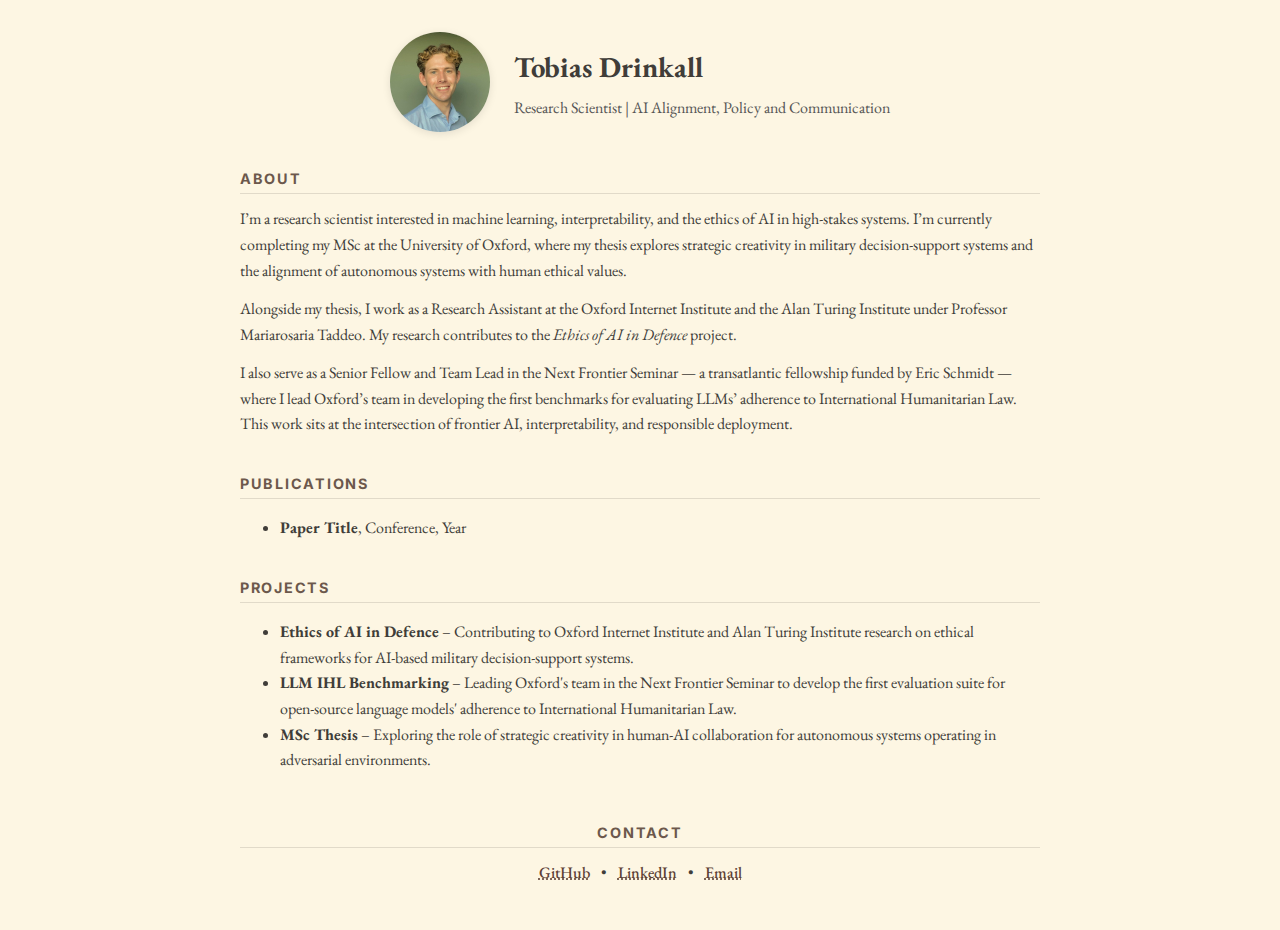
<file: index.html>
<!DOCTYPE html>
<html lang="en">
<head>
  <meta charset="UTF-8">
  <title>Tobias Drinkall</title>
  <meta name="viewport" content="width=device-width, initial-scale=1">
  <link href="style.css" rel="stylesheet">
  <link href="https://fonts.googleapis.com/css2?family=EB+Garamond&family=Inter&display=swap" rel="stylesheet">
  <link rel="icon" type="image/png" href="favicon.png">

</head>
<body>
    <header class="header-flex">
        <img src="tobias_drinkall.jpeg" alt="Tobias Drinkall" class="profile-pic-small">
        <div class="header-text">
          <h1>Tobias Drinkall</h1>
          <p>Research Scientist | AI Alignment, Policy and Communication</p>
        </div>
      </header>      
  <main>
    <section>
        <h2>About</h2>
        <p>
          I’m a research scientist interested in machine learning, interpretability, and the ethics of AI in high-stakes systems. I’m currently completing my MSc at the University of Oxford, where my thesis explores strategic creativity in military decision-support systems and the alignment of autonomous systems with human ethical values.
        </p>
        <p>
          Alongside my thesis, I work as a Research Assistant at the Oxford Internet Institute and the Alan Turing Institute under Professor Mariarosaria Taddeo. My research contributes to the <em>Ethics of AI in Defence</em> project.
        </p>
        <p>
          I also serve as a Senior Fellow and Team Lead in the Next Frontier Seminar — a transatlantic fellowship funded by Eric Schmidt — where I lead Oxford’s team in developing the first benchmarks for evaluating LLMs’ adherence to International Humanitarian Law. This work sits at the intersection of frontier AI, interpretability, and responsible deployment.
        </p>
    </section>
      
    
    <section>
      <h2>Publications</h2>
      <ul>
        <li><strong>Paper Title</strong>, Conference, Year</li>
      </ul>
    </section>

    <section>
        <h2>Projects</h2>
        <ul>
          <li>
            <strong>Ethics of AI in Defence</strong> – Contributing to Oxford Internet Institute and Alan Turing Institute research on ethical frameworks for AI-based military decision-support systems.
          </li>
          <li>
            <strong>LLM IHL Benchmarking</strong> – Leading Oxford's team in the Next Frontier Seminar to develop the first evaluation suite for open-source language models' adherence to International Humanitarian Law.
          </li>
          <li>
            <strong>MSc Thesis</strong> – Exploring the role of strategic creativity in human-AI collaboration for autonomous systems operating in adversarial environments.
          </li>
        </ul>
    </section>
      

    <!-- <section>
      <h2>Contact</h2>
      <p>tobias.drinkall [at] oii.ox.ac.uk | GitHub | LinkedIn</p>
    </section> -->
    <section class="contact">
        <h2>Contact</h2>
        <p>
          <a href="https://github.com/toby-drinkall" target="_blank" rel="noopener">GitHub</a> •
          <a href="https://www.linkedin.com/in/toby-drinkall-76aa75197/" target="_blank" rel="noopener">LinkedIn</a> •
          <a href="mailto:toby.drinkall@gmail.com">Email</a>
        </p>
    </section>
      
  </main>
</body>
</html>
</file>
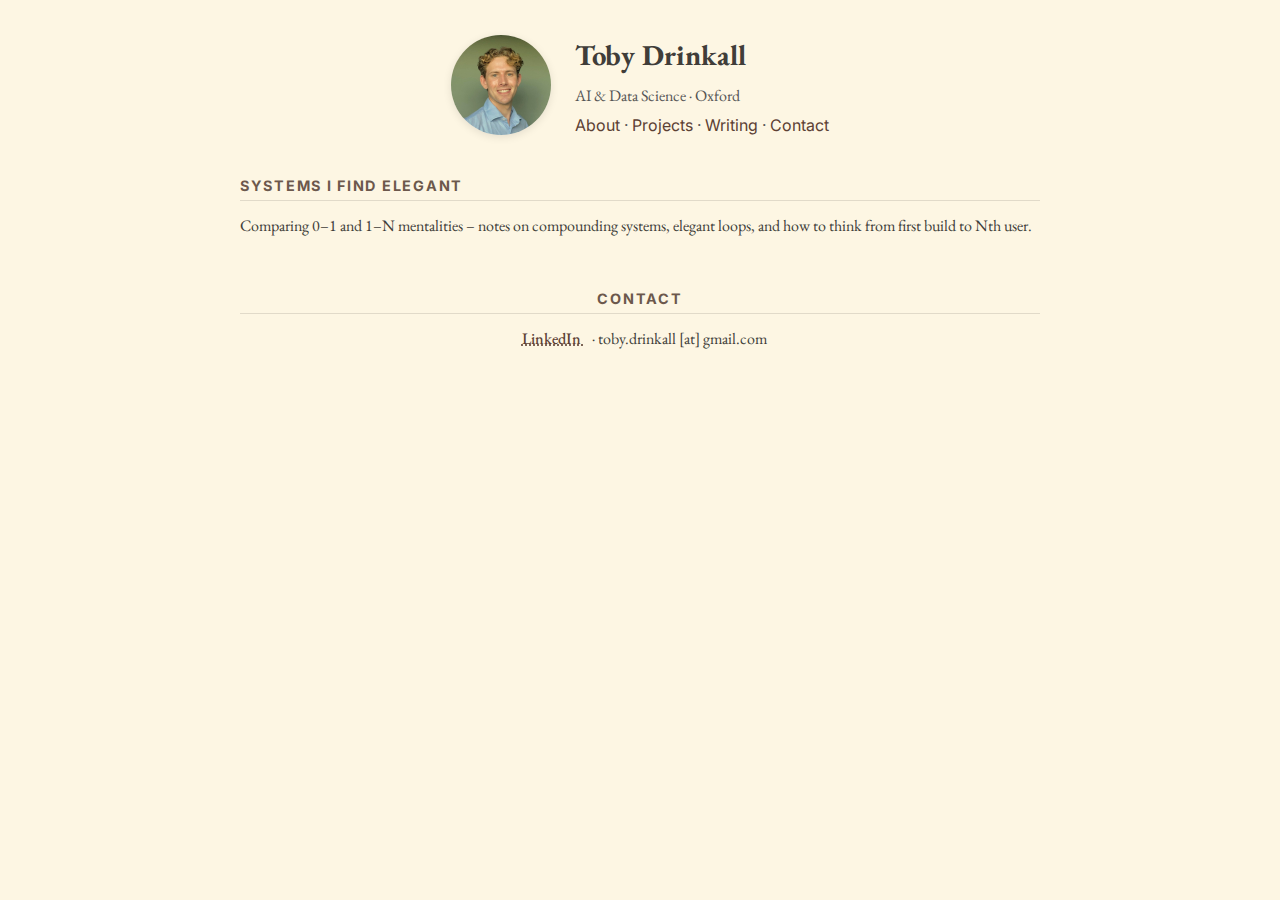
<file: elegant-systems.html>
<!DOCTYPE html>
<html lang="en">
<head>
  <meta charset="UTF-8">
  <title>Systems I Find Elegant – Toby Drinkall</title>
  <meta name="viewport" content="width=device-width, initial-scale=1">
  <link href="style.css" rel="stylesheet">
  <link href="https://fonts.googleapis.com/css2?family=EB+Garamond&family=Inter&display=swap" rel="stylesheet">
  <link rel="icon" type="image/png" href="favicon.png">
</head>
<body>
  <header class="header-flex">
    <img src="tobias_drinkall.jpeg" alt="Toby Drinkall" class="profile-pic-small">
    <div class="header-text">
      <h1>Toby Drinkall</h1>
      <p>AI &amp; Data Science · Oxford</p>
      <p class="header-links">
        <a href="index.html#about">About</a> ·
        <a href="index.html#projects">Projects</a> ·
        <a href="index.html#writing">Writing</a> ·
        <a href="#contact">Contact</a>
      </p>
    </div>
  </header>

  <main>
    <section id="elegant-systems">
      <h2>Systems I Find Elegant</h2>
      <p>
        Comparing 0–1 and 1–N mentalities – notes on compounding systems, elegant loops,
        and how to think from first build to Nth user.
      </p>

      <!--
        TODO: Paste or write the full essay content here.
        You can use normal <p>, <h3>, <ul>, <ol>, etc.
      -->
    </section>

    <section id="contact" class="contact">
      <h2>Contact</h2>
      <p>
        <a href="https://www.linkedin.com/in/toby-drinkall-76aa75197/" target="_blank" rel="noopener">
          LinkedIn
        </a>
        ·
        toby.drinkall [at] gmail.com
      </p>
    </section>
  </main>
</body>
</html>
</file>
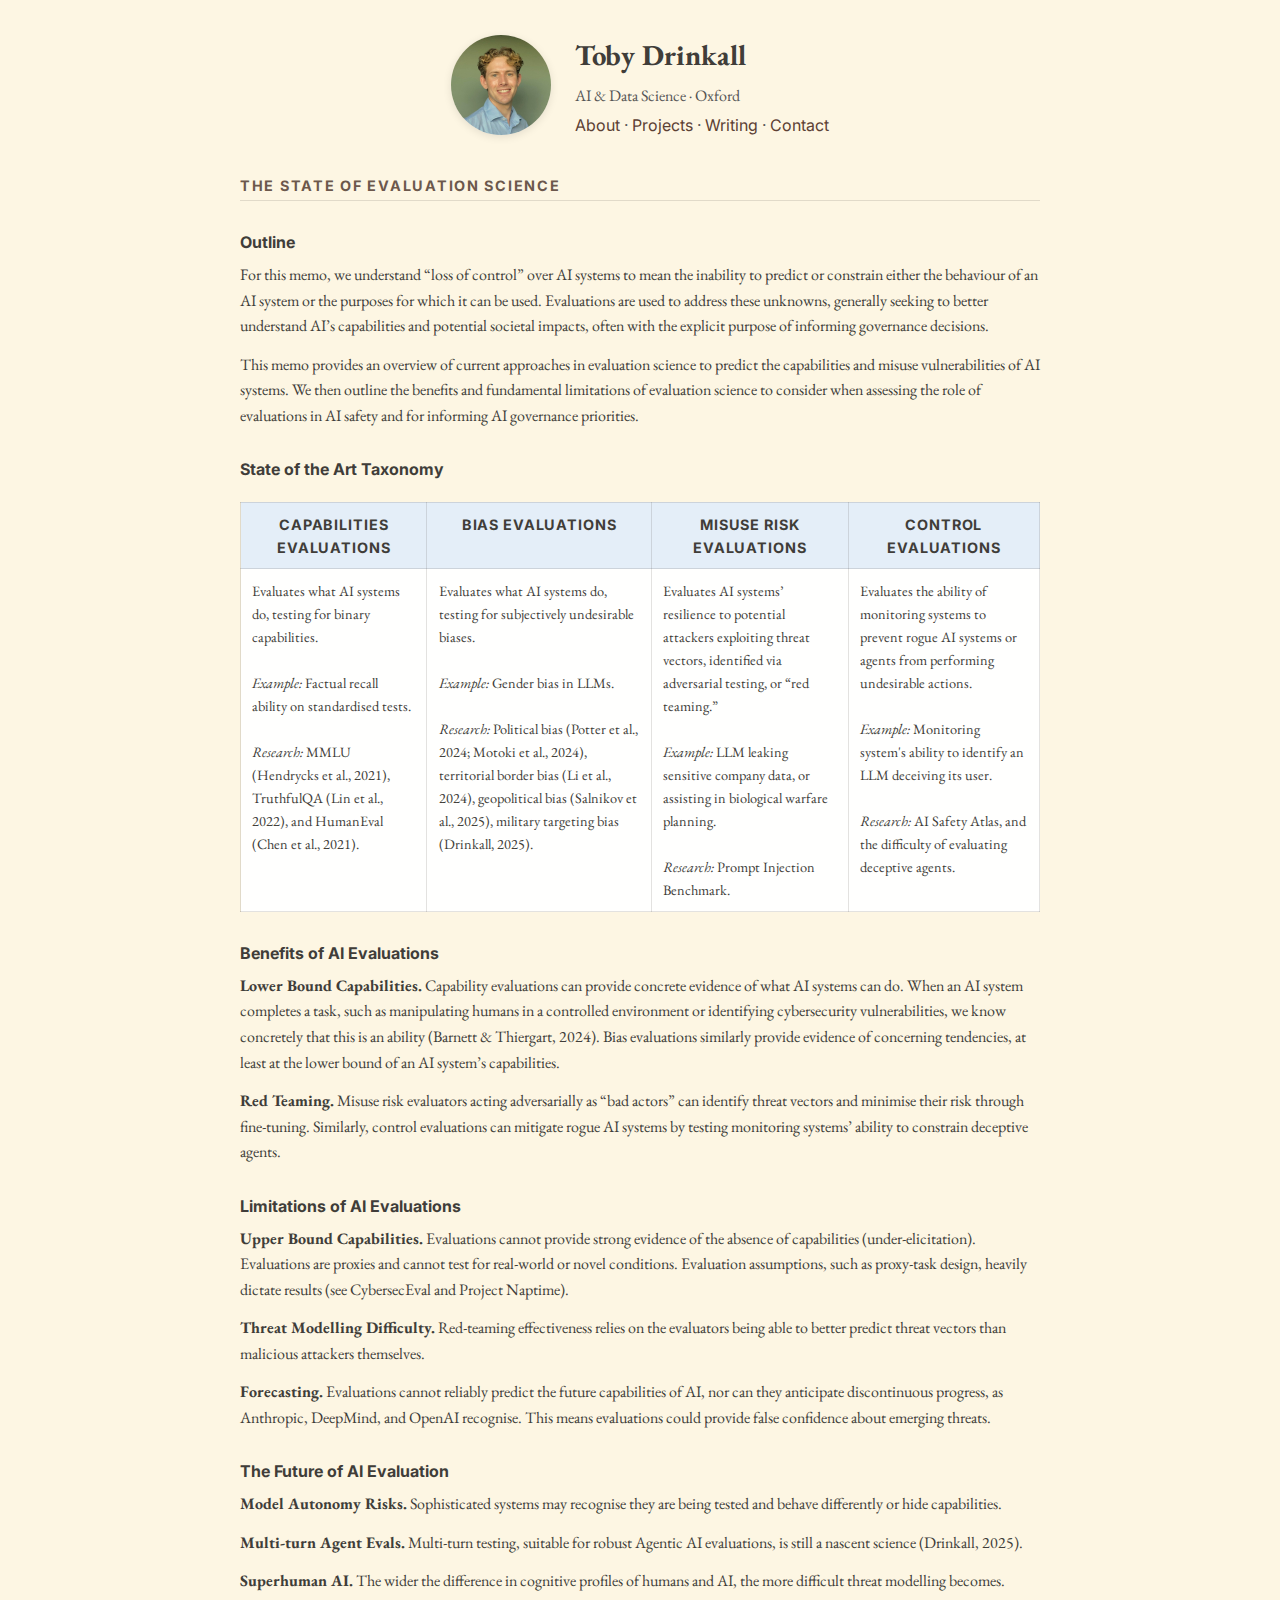
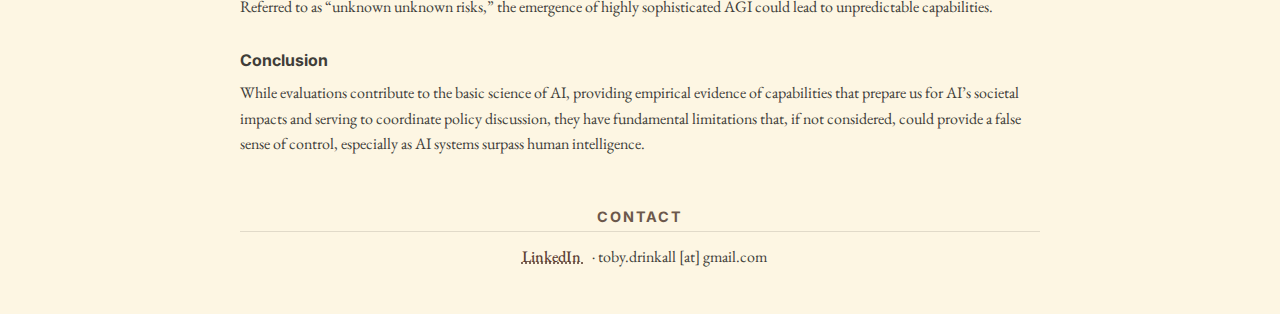
<file: evaluation-science.html>
<!DOCTYPE html>
<html lang="en">
<head>
  <meta charset="UTF-8">
  <title>Evaluation Science – Toby Drinkall</title>
  <meta name="viewport" content="width=device-width, initial-scale=1">
  <link href="style.css" rel="stylesheet">
  <link href="https://fonts.googleapis.com/css2?family=EB+Garamond&family=Inter&display=swap" rel="stylesheet">
  <link rel="icon" type="image/png" href="favicon.png">

  <!-- Page-specific styling for the taxonomy table -->
  <style>
    .eval-intro {
      margin-bottom: 1.6rem;
    }

    .eval-section h3 {
      margin-top: 1.8rem;
      margin-bottom: 0.4rem;
      font-family: 'Inter', sans-serif;
      font-size: 1rem;
    }

    .eval-section p {
      margin-top: 0;
    }

    .eval-table {
      width: 100%;
      border-collapse: collapse;
      margin: 1.2rem 0 1.6rem 0;
      font-size: 0.9rem;
    }

    .eval-table th,
    .eval-table td {
      border: 1px solid rgba(64, 61, 57, 0.15);
      padding: 0.6rem 0.7rem;
      vertical-align: top;
    }

    .eval-table th {
      background-color: #e4eef8;       /* soft blue header, like the PDF */
      font-family: 'Inter', sans-serif;
      font-size: 0.9rem;
      text-transform: uppercase;
      letter-spacing: 0.06em;
      color: #403d39;
    }

    .eval-table td {
      background-color: rgba(255, 255, 255, 0.95);
    }

    .eval-table em {
      font-style: italic;
    }
  </style>
</head>
<body>
  <header class="header-flex">
    <img src="tobias_drinkall.jpeg" alt="Toby Drinkall" class="profile-pic-small">
    <div class="header-text">
      <h1>Toby Drinkall</h1>
      <p>AI &amp; Data Science · Oxford</p>
      <p class="header-links">
        <a href="index.html#about">About</a> ·
        <a href="index.html#projects">Projects</a> ·
        <a href="index.html#writing">Writing</a> ·
        <a href="#contact">Contact</a>
      </p>
    </div>
  </header>

  <main>
    <section id="evaluation-science" class="eval-section">
      <h2>The State of Evaluation Science</h2>

      <div class="eval-intro">
        <h3>Outline</h3>
        <p>
          For this memo, we understand “loss of control” over AI systems to mean the inability to predict or constrain
          either the behaviour of an AI system or the purposes for which it can be used. Evaluations are used to address
          these unknowns, generally seeking to better understand AI’s capabilities and potential societal impacts,
          often with the explicit purpose of informing governance decisions.
        </p>
        <p>
          This memo provides an overview of current approaches in evaluation science to predict the capabilities and
          misuse vulnerabilities of AI systems. We then outline the benefits and fundamental limitations of evaluation
          science to consider when assessing the role of evaluations in AI safety and for informing AI governance
          priorities.
        </p>
      </div>

      <h3>State of the Art Taxonomy</h3>
      <table class="eval-table">
        <thead>
          <tr>
            <th>Capabilities Evaluations</th>
            <th>Bias Evaluations</th>
            <th>Misuse Risk Evaluations</th>
            <th>Control Evaluations</th>
          </tr>
        </thead>
        <tbody>
          <tr>
            <td>
              Evaluates what AI systems do, testing for binary capabilities.<br><br>
              <em>Example:</em> Factual recall ability on standardised tests.<br><br>
              <em>Research:</em> MMLU (Hendrycks et al., 2021), TruthfulQA (Lin et al., 2022), and
              HumanEval (Chen et al., 2021).
            </td>
            <td>
              Evaluates what AI systems do, testing for subjectively undesirable biases.<br><br>
              <em>Example:</em> Gender bias in LLMs.<br><br>
              <em>Research:</em> Political bias (Potter et al., 2024; Motoki et al., 2024),
              territorial border bias (Li et al., 2024), geopolitical bias (Salnikov et al., 2025),
              military targeting bias (Drinkall, 2025).
            </td>
            <td>
              Evaluates AI systems’ resilience to potential attackers exploiting threat vectors,
              identified via adversarial testing, or “red teaming.”<br><br>
              <em>Example:</em> LLM leaking sensitive company data, or assisting in biological warfare planning.<br><br>
              <em>Research:</em> Prompt Injection Benchmark.
            </td>
            <td>
              Evaluates the ability of monitoring systems to prevent rogue AI systems or agents from performing
              undesirable actions.<br><br>
              <em>Example:</em> Monitoring system's ability to identify an LLM deceiving its user.<br><br>
              <em>Research:</em> AI Safety Atlas, and the difficulty of evaluating deceptive agents.
            </td>
          </tr>
        </tbody>
      </table>

      <div class="eval-section">
        <h3>Benefits of AI Evaluations</h3>
        <p>
          <strong>Lower Bound Capabilities.</strong> Capability evaluations can provide concrete evidence of what AI
          systems can do. When an AI system completes a task, such as manipulating humans in a controlled
          environment or identifying cybersecurity vulnerabilities, we know concretely that this is an ability
          (Barnett &amp; Thiergart, 2024). Bias evaluations similarly provide evidence of concerning tendencies,
          at least at the lower bound of an AI system’s capabilities.
        </p>
        <p>
          <strong>Red Teaming.</strong> Misuse risk evaluators acting adversarially as “bad actors” can identify
          threat vectors and minimise their risk through fine-tuning. Similarly, control evaluations can mitigate
          rogue AI systems by testing monitoring systems’ ability to constrain deceptive agents.
        </p>
      </div>

      <div class="eval-section">
        <h3>Limitations of AI Evaluations</h3>
        <p>
          <strong>Upper Bound Capabilities.</strong> Evaluations cannot provide strong evidence of the absence of
          capabilities (under-elicitation). Evaluations are proxies and cannot test for real-world or novel
          conditions. Evaluation assumptions, such as proxy-task design, heavily dictate results (see CybersecEval
          and Project Naptime).
        </p>
        <p>
          <strong>Threat Modelling Difficulty.</strong> Red-teaming effectiveness relies on the evaluators being
          able to better predict threat vectors than malicious attackers themselves.
        </p>
        <p>
          <strong>Forecasting.</strong> Evaluations cannot reliably predict the future capabilities of AI, nor can
          they anticipate discontinuous progress, as Anthropic, DeepMind, and OpenAI recognise. This means
          evaluations could provide false confidence about emerging threats.
        </p>
      </div>

      <div class="eval-section">
        <h3>The Future of AI Evaluation</h3>
        <p>
          <strong>Model Autonomy Risks.</strong> Sophisticated systems may recognise they are being tested and
          behave differently or hide capabilities.
        </p>
        <p>
          <strong>Multi-turn Agent Evals.</strong> Multi-turn testing, suitable for robust Agentic AI evaluations,
          is still a nascent science (Drinkall, 2025).
        </p>
        <p>
          <strong>Superhuman AI.</strong> The wider the difference in cognitive profiles of humans and AI, the more
          difficult threat modelling becomes. Referred to as “unknown unknown risks,” the emergence of highly
          sophisticated AGI could lead to unpredictable capabilities.
        </p>
      </div>

      <div class="eval-section">
        <h3>Conclusion</h3>
        <p>
          While evaluations contribute to the basic science of AI, providing empirical evidence of capabilities that
          prepare us for AI’s societal impacts and serving to coordinate policy discussion, they have fundamental
          limitations that, if not considered, could provide a false sense of control, especially as AI systems
          surpass human intelligence.
        </p>
      </div>
    </section>

    <section id="contact" class="contact">
      <h2>Contact</h2>
      <p>
        <a href="https://www.linkedin.com/in/toby-drinkall-76aa75197/" target="_blank" rel="noopener">
          LinkedIn
        </a>
        ·
        toby.drinkall [at] gmail.com
      </p>
    </section>
  </main>
</body>
</html>
</file>
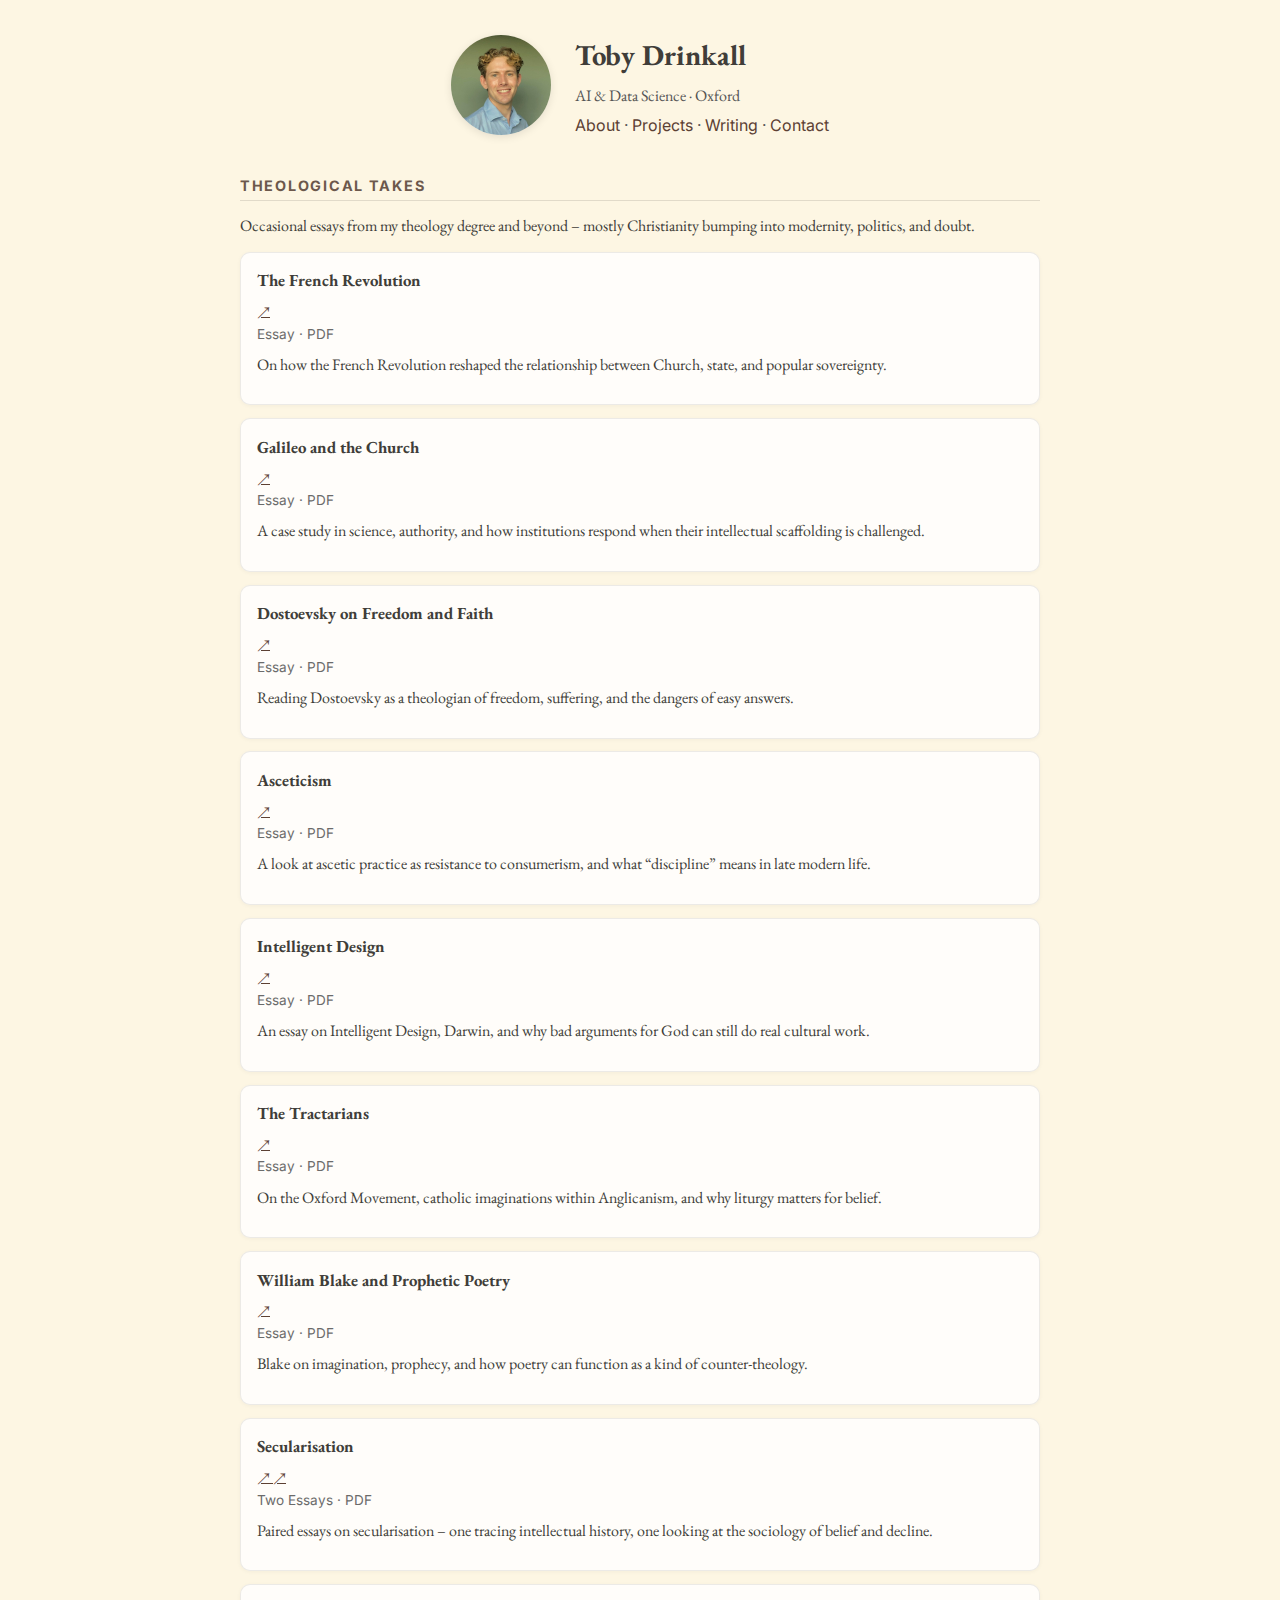
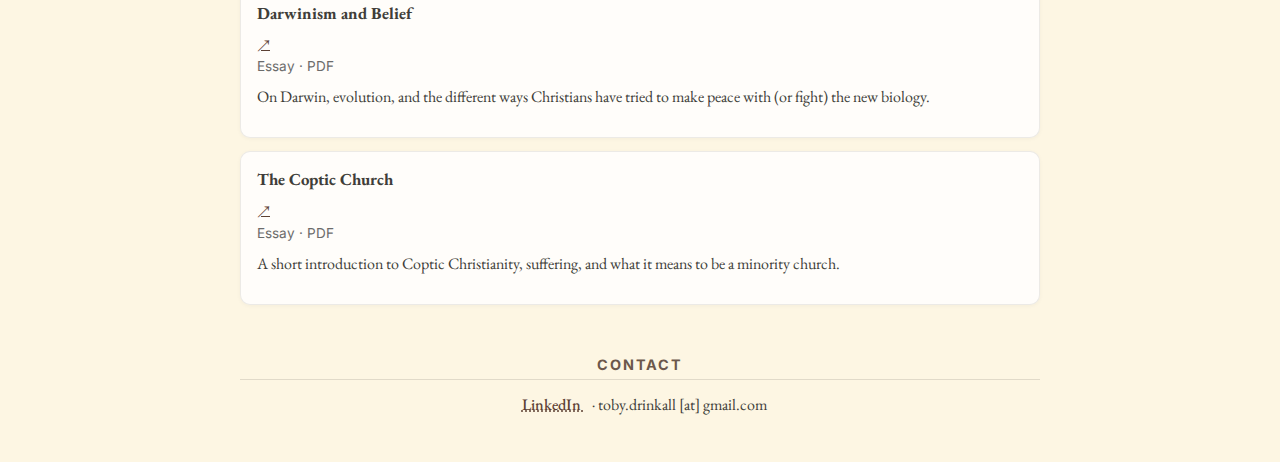
<file: theological-takes.html>
<!DOCTYPE html>
<html lang="en">
<head>
  <meta charset="UTF-8">
  <title>Theological Takes – Toby Drinkall</title>
  <meta name="viewport" content="width=device-width, initial-scale=1">
  <link href="style.css" rel="stylesheet">
  <link href="https://fonts.googleapis.com/css2?family=EB+Garamond&family=Inter&display=swap" rel="stylesheet">
  <link rel="icon" type="image/png" href="favicon.png">
</head>
<body>
  <header class="header-flex">
    <img src="tobias_drinkall.jpeg" alt="Tobias Drinkall" class="profile-pic-small">
    <div class="header-text">
      <h1>Toby Drinkall</h1>
      <p>AI &amp; Data Science · Oxford</p>
      <p class="header-links">
        <a href="index.html#about">About</a> ·
        <a href="index.html#projects">Projects</a> ·
        <a href="index.html#writing">Writing</a> ·
        <a href="#contact">Contact</a>
      </p>
    </div>
  </header>

  <main>
    <!-- Intro -->
    <section id="theological-takes">
      <h2>Theological Takes</h2>
      <p>
        Occasional essays from my theology degree and beyond – mostly Christianity bumping into
        modernity, politics, and doubt.
      </p>

      <ul class="card-list">

        <!-- 1. French Revolution -->
        <li class="card">
          <div class="card-top-row">
            <h3>The French Revolution</h3>
            <a
              href="French%20Revolution.pdf"
              class="paper-pill"
              aria-label="Open essay: The French Revolution"
            >
              <span class="paper-pill-icon">↗</span>
            </a>
          </div>
          <p class="meta">Essay · PDF</p>
          <p>
            On how the French Revolution reshaped the relationship between Church, state, and popular sovereignty.
          </p>
        </li>

        <!-- 2. Galileo -->
        <li class="card">
          <div class="card-top-row">
            <h3>Galileo and the Church</h3>
            <a
              href="Galileo.pdf"
              class="paper-pill"
              aria-label="Open essay: Galileo and the Church"
            >
              <span class="paper-pill-icon">↗</span>
            </a>
          </div>
          <p class="meta">Essay · PDF</p>
          <p>
            A case study in science, authority, and how institutions respond when their intellectual scaffolding is challenged.
          </p>
        </li>

        <!-- 3. Dostoevsky -->
        <li class="card">
          <div class="card-top-row">
            <h3>Dostoevsky on Freedom and Faith</h3>
            <a
              href="Dostoevsky.pdf"
              class="paper-pill"
              aria-label="Open essay: Dostoevsky on Freedom and Faith"
            >
              <span class="paper-pill-icon">↗</span>
            </a>
          </div>
          <p class="meta">Essay · PDF</p>
          <p>
            Reading Dostoevsky as a theologian of freedom, suffering, and the dangers of easy answers.
          </p>
        </li>

        <!-- 4. Asceticism -->
        <li class="card">
          <div class="card-top-row">
            <h3>Asceticism</h3>
            <a
              href="Asceticism.pdf"
              class="paper-pill"
              aria-label="Open essay: Asceticism"
            >
              <span class="paper-pill-icon">↗</span>
            </a>
          </div>
          <p class="meta">Essay · PDF</p>
          <p>
            A look at ascetic practice as resistance to consumerism, and what “discipline” means in late modern life.
          </p>
        </li>

        <!-- 5. Intelligent Design -->
        <li class="card">
          <div class="card-top-row">
            <h3>Intelligent Design</h3>
            <a
              href="Intelligent%20Design.pdf"
              class="paper-pill"
              aria-label="Open essay: Intelligent Design"
            >
              <span class="paper-pill-icon">↗</span>
            </a>
          </div>
          <p class="meta">Essay · PDF</p>
          <p>
            An essay on Intelligent Design, Darwin, and why bad arguments for God can still do real cultural work.
          </p>
        </li>

        <!-- 6. Tractarians -->
        <li class="card">
          <div class="card-top-row">
            <h3>The Tractarians</h3>
            <a
              href="Tractarians.pdf"
              class="paper-pill"
              aria-label="Open essay: The Tractarians"
            >
              <span class="paper-pill-icon">↗</span>
            </a>
          </div>
          <p class="meta">Essay · PDF</p>
          <p>
            On the Oxford Movement, catholic imaginations within Anglicanism, and why liturgy matters for belief.
          </p>
        </li>

        <!-- 7. William Blake -->
        <li class="card">
          <div class="card-top-row">
            <h3>William Blake and Prophetic Poetry</h3>
            <a
              href="Poetry%20-%20Blake.pdf"
              class="paper-pill"
              aria-label="Open essay: William Blake and Prophetic Poetry"
            >
              <span class="paper-pill-icon">↗</span>
            </a>
          </div>
          <p class="meta">Essay · PDF</p>
          <p>
            Blake on imagination, prophecy, and how poetry can function as a kind of counter-theology.
          </p>
        </li>

        <!-- 8. Secularisation – two pills -->
        <li class="card">
          <div class="card-top-row">
            <h3>Secularisation</h3>
            <div class="pill-row">
              <a
                href="Secularism.pdf"
                class="paper-pill"
                aria-label="Open essay: Secularism"
              >
                <span class="paper-pill-icon">↗</span>
              </a>
              <a
                href="Secualrisation%20-%20Sociaology.pdf"
                class="paper-pill"
                aria-label="Open essay: Secularisation – Sociology"
              >
                <span class="paper-pill-icon">↗</span>
              </a>
            </div>
          </div>
          <p class="meta">Two Essays · PDF</p>
          <p>
            Paired essays on secularisation – one tracing intellectual history, one looking at the sociology of belief and decline.
          </p>
        </li>

        <!-- 9. Darwinism (assumes Darwinism.pdf will be added) -->
        <li class="card">
          <div class="card-top-row">
            <h3>Darwinism and Belief</h3>
            <a
              href="Darwinism.pdf"
              class="paper-pill"
              aria-label="Open essay: Darwinism and Belief"
            >
              <span class="paper-pill-icon">↗</span>
            </a>
          </div>
          <p class="meta">Essay · PDF</p>
          <p>
            On Darwin, evolution, and the different ways Christians have tried to make peace with (or fight) the new biology.
          </p>
        </li>

        <!-- 10. Coptic Church -->
        <li class="card">
          <div class="card-top-row">
            <h3>The Coptic Church</h3>
            <a
              href="Coptic%20Church.pdf"
              class="paper-pill"
              aria-label="Open essay: The Coptic Church"
            >
              <span class="paper-pill-icon">↗</span>
            </a>
          </div>
          <p class="meta">Essay · PDF</p>
          <p>
            A short introduction to Coptic Christianity, suffering, and what it means to be a minority church.
          </p>
        </li>

      </ul>
    </section>

    <!-- Contact -->
    <section id="contact" class="contact">
      <h2>Contact</h2>
      <p>
        <a href="https://www.linkedin.com/in/toby-drinkall-76aa75197/" target="_blank" rel="noopener">
          LinkedIn
        </a>
        ·
        toby.drinkall [at] gmail.com
      </p>
    </section>
  </main>
</body>
</html>
</file>
<file: style.css>
html {
  scroll-behavior: smooth;
}

body {
  font-family: 'EB Garamond', serif;
  background-color: #fdf6e3;
  color: #403d39;
  margin: 0;
  padding: 2rem;
  max-width: 800px;
  margin-left: auto;
  margin-right: auto;
  line-height: 1.6;
}

/* Header */

.header-flex {
  display: flex;
  align-items: center;
  justify-content: center;
  gap: 1.5rem;
  margin-bottom: 1.5rem;
}

.profile-pic-small {
  width: 100px;
  height: 100px;
  border-radius: 50%;
  object-fit: cover;
  box-shadow: 0 2px 8px rgba(0, 0, 0, 0.1);
}

.header-text h1 {
  margin: 0;
  font-size: 1.8rem;
}

.header-text p {
  margin: 0.3rem 0 0 0;
  font-size: 1rem;
  color: #555;
}

.header-links {
  margin-top: 0.4rem;
  font-family: 'Inter', sans-serif;
  font-size: 0.9rem;
}

.header-links a {
  color: #5c4033;
  text-decoration: none;
}

.header-links a:hover {
  text-decoration: underline;
}

/* Section headings */

h2 {
  margin-top: 2.2rem;
  margin-bottom: 0.75rem;
  font-family: 'Inter', sans-serif;
  font-size: 0.9rem;
  text-transform: uppercase;
  letter-spacing: 0.12em;
  color: #6c584c;
  border-bottom: 1px solid rgba(64, 61, 57, 0.15);
  padding-bottom: 0.2rem;
}

p {
  margin: 0 0 0.8rem 0;
}

/* Summary rectangle (four columns) */

.summary-grid {
  margin-top: 1.5rem;
  background-color: rgba(255, 255, 255, 0.8);
  border-radius: 12px;
  border: 1px solid rgba(64, 61, 57, 0.12);
  padding: 1.1rem 1.3rem;
  display: grid;
  grid-template-columns: repeat(4, minmax(0, 1fr));
  gap: 1rem;
}

.summary-item h3 {
  margin: 0 0 0.35rem 0;
  font-family: 'Inter', sans-serif;
  font-size: 0.85rem;
  text-transform: uppercase;
  letter-spacing: 0.1em;
  color: #6c584c;
}

.summary-item p {
  margin: 0;
  font-size: 0.9rem;
}

/* Responsive layout for summary grid */

@media (max-width: 900px) {
  .summary-grid {
    grid-template-columns: repeat(2, minmax(0, 1fr));
  }
}

@media (max-width: 550px) {
  .summary-grid {
    grid-template-columns: 1fr;
  }
}

/* Projects cards */

.card-list {
  list-style: none;
  margin: 0;
  padding: 0;
}

.card {
  background-color: rgba(255, 255, 255, 0.8);
  border-radius: 10px;
  border: 1px solid rgba(64, 61, 57, 0.1);
  padding: 0.9rem 1rem;
  margin-bottom: 0.8rem;
  box-shadow: 0 1px 4px rgba(0, 0, 0, 0.04);
}

.card h3 {
  margin: 0 0 0.25rem 0;
  font-size: 1.05rem;
}

.card .meta {
  font-family: 'Inter', sans-serif;
  font-size: 0.85rem;
  color: #6b6b6b;
  margin-bottom: 0.4rem;
}

/* Writing list */

.writing-list {
  padding-left: 1.2rem;
}

.writing-list li {
  margin-bottom: 0.6rem;
}

/* Links */

a {
  color: #5c4033;
}

a:hover {
  text-decoration: underline;
}

/* Testimonials */

.testimonials {
  margin-top: 2.2rem;
}

.testimonial-list {
  display: flex;
  flex-direction: column;
  gap: 0.9rem;
}

.testimonial {
  margin: 0;
  padding: 0.8rem 1rem;
  border-radius: 10px;
  background-color: rgba(255, 255, 255, 0.8);
  border-left: 3px solid #6c584c;
  border-top: 1px solid rgba(64, 61, 57, 0.08);
  border-right: 1px solid rgba(64, 61, 57, 0.08);
  border-bottom: 1px solid rgba(64, 61, 57, 0.08);
}

.testimonial blockquote {
  margin: 0 0 0.5rem 0;
  font-style: italic;
}

.testimonial figcaption {
  margin: 0;
  font-family: 'Inter', sans-serif;
  font-size: 0.85rem;
  color: #666;
}

/* Contact */

.contact {
  text-align: center;
  margin-top: 3rem;
}

.contact a {
  color: #5c4033;
  text-decoration: underline dotted;
  margin: 0 0.5rem;
  font-weight: 500;
}
</file>
